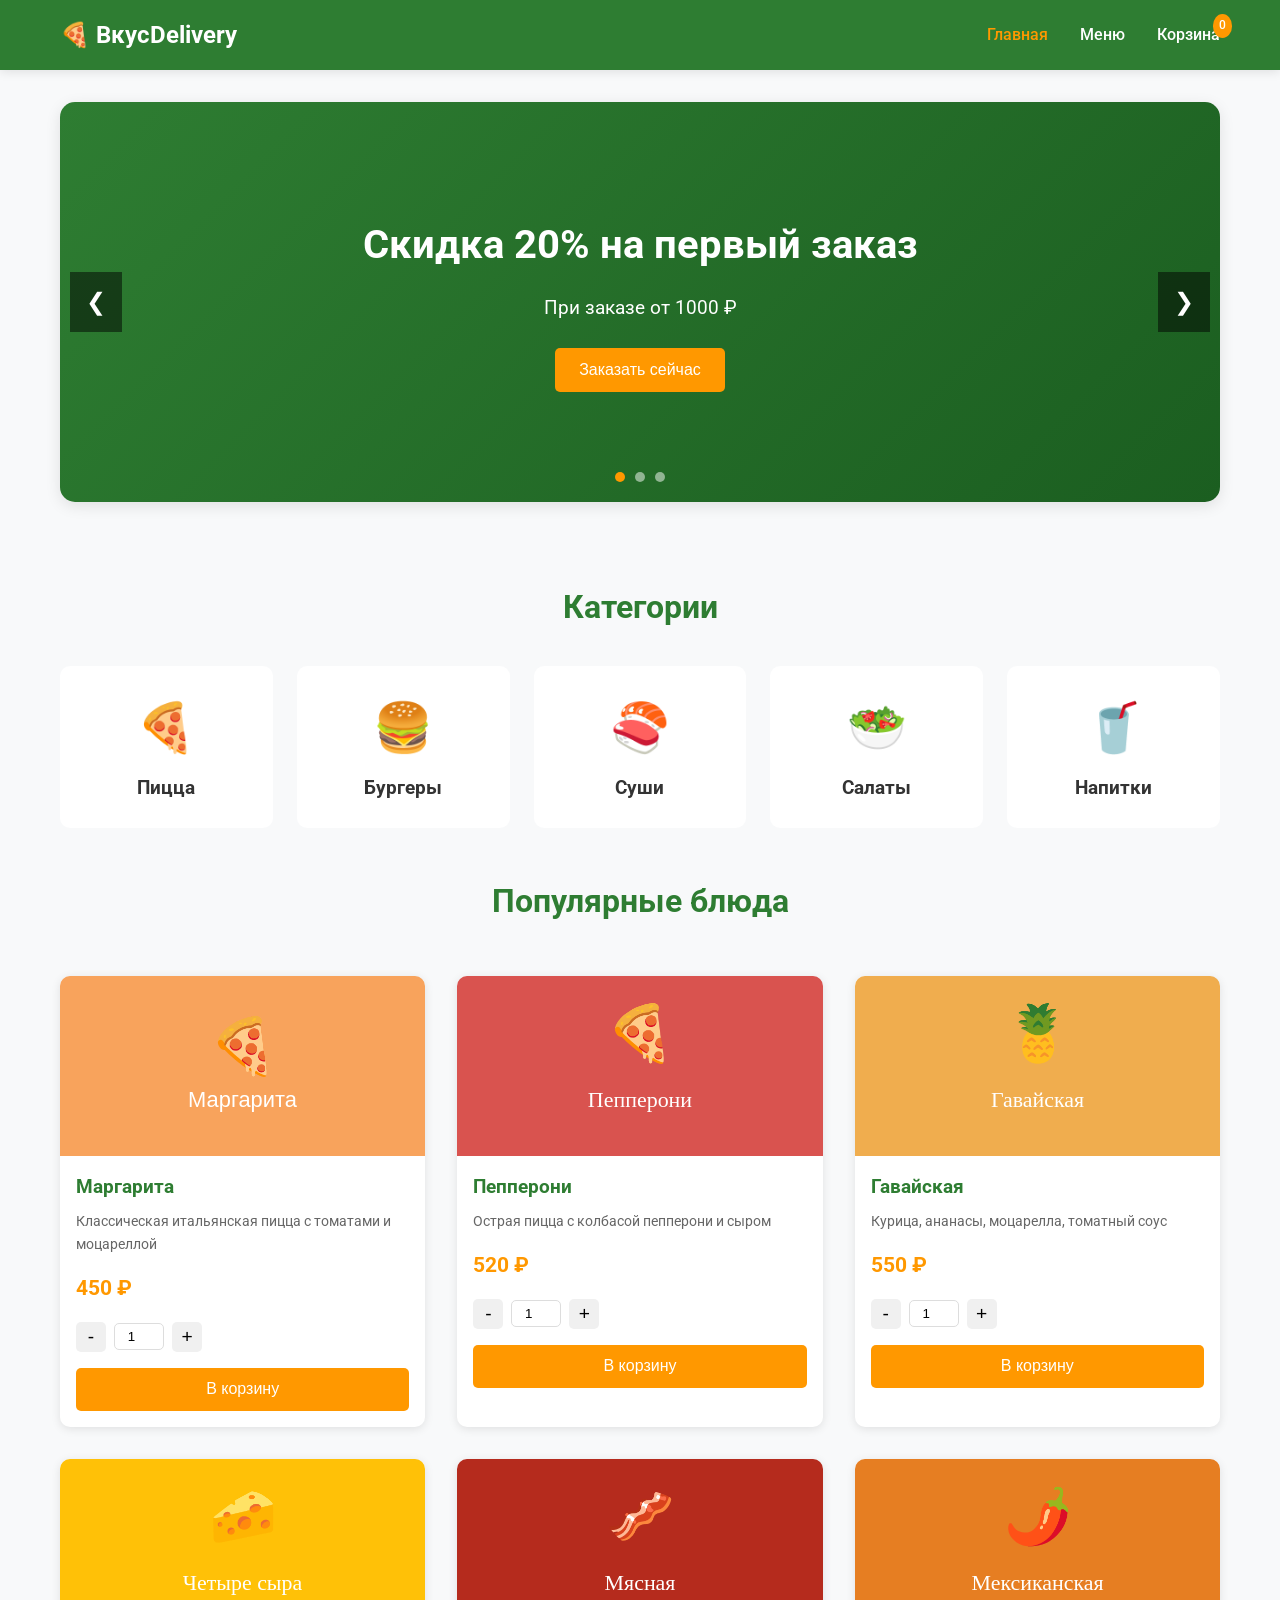
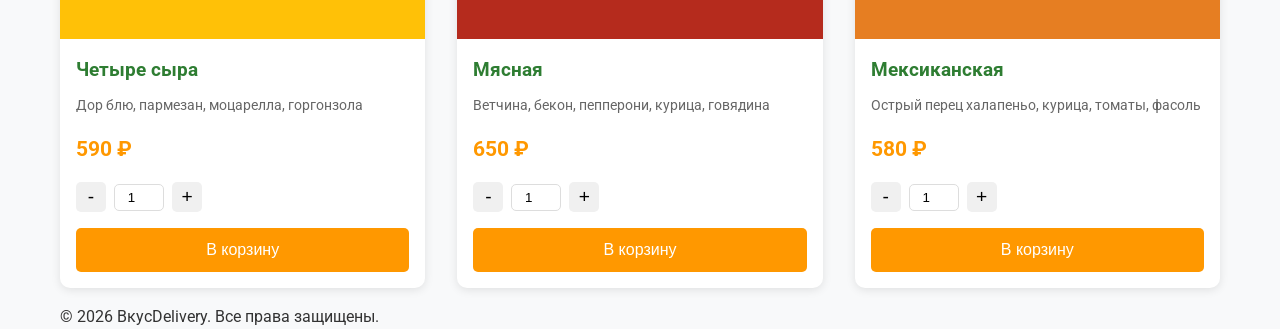
<file: index.html>
<!DOCTYPE html>
<html lang="ru">
<head>
    <meta charset="UTF-8">
    <meta name="viewport" content="width=device-width, initial-scale=1.0, user-scalable=yes">
    <title>Доставка еды - Главная</title>
    <link href="https://fonts.googleapis.com/css2?family=Roboto:wght@300;400;500;700&display=swap" rel="stylesheet">
    <link rel="stylesheet" href="css/style.css">
</head>
<body>
    <header>
        <nav class="navbar">
            <div class="container">
                <div class="logo">
                    <h1>🍕 ВкусDelivery</h1>
                </div>
                <div class="nav-links">
                    <a href="index.html" class="active">Главная</a>
                    <a href="catalog.html">Меню</a>
                    <a href="cart.html" class="cart-link">Корзина <span id="cartCount" class="cart-count">0</span></a>
                </div>
            </div>
        </nav>
    </header>

    <main>
        <!-- Слайдер акций -->
        <section class="slider-section">
            <div class="container">
                <div class="slider-container">
                    <div class="slider">
                        <div class="slide active">
                            <div class="slide-content">
                                <h2>Скидка 20% на первый заказ</h2>
                                <p>При заказе от 1000 ₽</p>
                                <button class="btn-primary" onclick="location.href='catalog.html'">Заказать сейчас</button>
                            </div>
                        </div>
                        <div class="slide">
                            <div class="slide-content">
                                <h2>Бесплатная доставка</h2>
                                <p>При заказе от 1500 ₽</p>
                                <button class="btn-primary" onclick="location.href='catalog.html'">Выбрать блюда</button>
                            </div>
                        </div>
                        <div class="slide">
                            <div class="slide-content">
                                <h2>Комбо-обеды</h2>
                                <p>Сэкономьте до 30%</p>
                                <button class="btn-primary" onclick="location.href='catalog.html'">Смотреть комбо</button>
                            </div>
                        </div>
                    </div>
                    <button class="slider-btn prev">❮</button>
                    <button class="slider-btn next">❯</button>
                    <div class="slider-dots"></div>
                </div>
            </div>
        </section>

        <!-- Категории блюд -->
        <section class="categories">
            <div class="container">
                <h2 class="section-title">Категории</h2>
                <div class="categories-grid" id="categoriesGrid">
                    <div class="category-card" data-category="pizza">
                        <div class="category-icon">🍕</div>
                        <h3>Пицца</h3>
                    </div>
                    <div class="category-card" data-category="burger">
                        <div class="category-icon">🍔</div>
                        <h3>Бургеры</h3>
                    </div>
                    <div class="category-card" data-category="sushi">
                        <div class="category-icon">🍣</div>
                        <h3>Суши</h3>
                    </div>
                    <div class="category-card" data-category="salad">
                        <div class="category-icon">🥗</div>
                        <h3>Салаты</h3>
                    </div>
                    <div class="category-card" data-category="drink">
                        <div class="category-icon">🥤</div>
                        <h3>Напитки</h3>
                    </div>
                </div>
            </div>
        </section>

        <!-- Популярные позиции -->
        <section class="popular-dishes">
            <div class="container">
                <h2 class="section-title">Популярные блюда</h2>
                <div class="dishes-grid" id="popularDishes">
                    <!-- Загружается через JS -->
                </div>
            </div>
        </section>
    </main>

    <footer>
        <div class="container">
            <p>&copy; 2026 ВкусDelivery. Все права защищены.</p>
        </div>
    </footer>

    <script src="js/api.js"></script>
    <script src="js/main.js"></script>
</body>
</html>
</file>
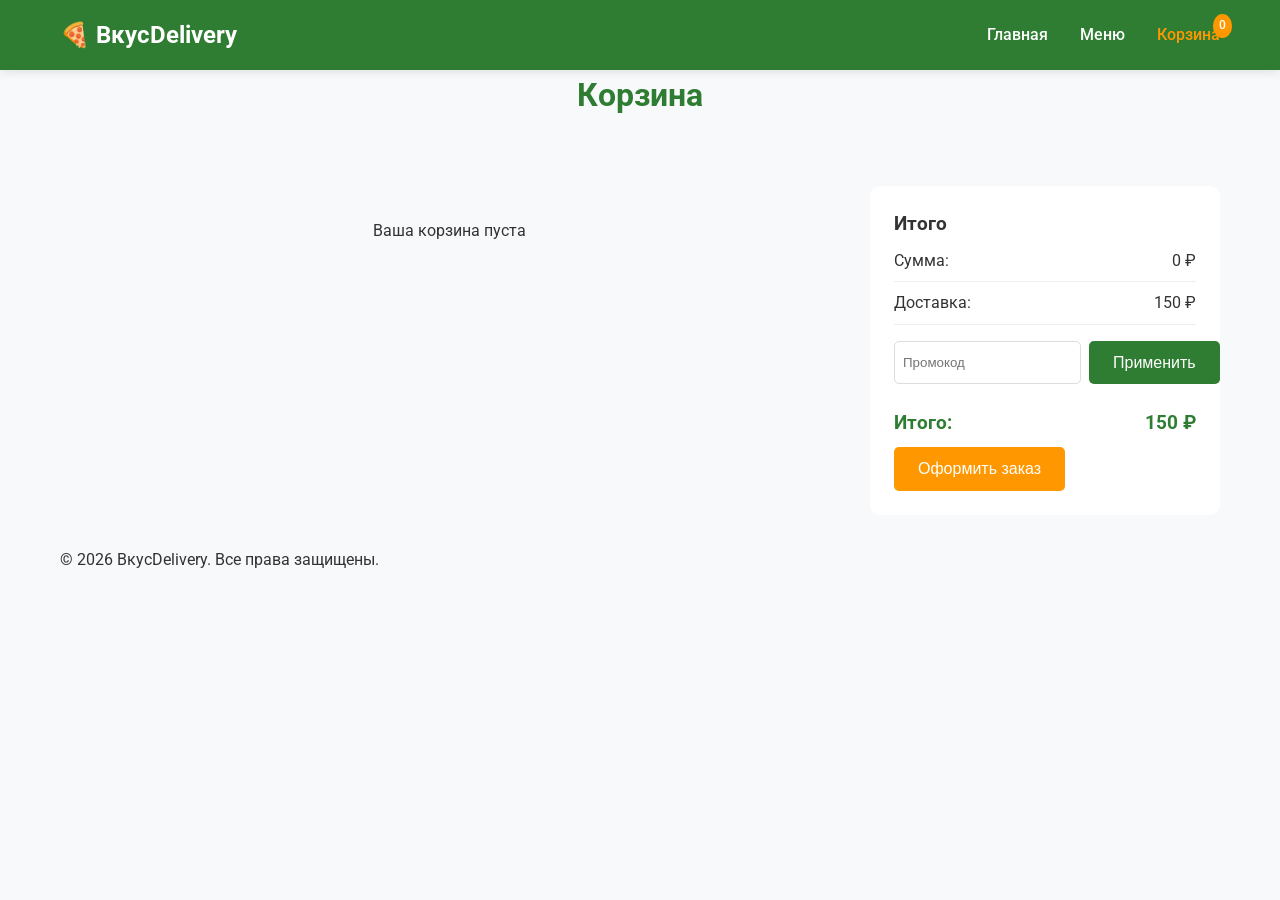
<file: cart.html>
<!DOCTYPE html>
<html lang="ru">
<head>
    <meta charset="UTF-8">
    <meta name="viewport" content="width=device-width, initial-scale=1.0">
    <title>Корзина - Доставка еды</title>
    <link href="https://fonts.googleapis.com/css2?family=Roboto:wght@300;400;500;700&display=swap" rel="stylesheet">
    <link rel="stylesheet" href="css/style.css">
</head>
<body>
    <header>
        <nav class="navbar">
            <div class="container">
                <div class="logo">
                    <h1>🍕 ВкусDelivery</h1>
                </div>
                <div class="nav-links">
                    <a href="index.html">Главная</a>
                    <a href="catalog.html">Меню</a>
                    <a href="cart.html" class="active">Корзина <span id="cartCount" class="cart-count">0</span></a>
                </div>
            </div>
        </nav>
    </header>

    <main>
        <div class="container">
            <h2 class="section-title">Корзина</h2>
            <div class="cart-container">
                <div class="cart-items" id="cartItems">
                    <!-- Загружается через JS -->
                </div>
                <div class="cart-summary">
                    <h3>Итого</h3>
                    <div class="summary-row">
                        <span>Сумма:</span>
                        <span id="subtotal">0 ₽</span>
                    </div>
                    <div class="summary-row">
                        <span>Доставка:</span>
                        <span id="delivery">0 ₽</span>
                    </div>
                    <div class="promo-code">
                        <input type="text" id="promoCode" placeholder="Промокод">
                        <button id="applyPromo" class="btn-secondary">Применить</button>
                    </div>
                    <div class="summary-row total">
                        <span>Итого:</span>
                        <span id="total">0 ₽</span>
                    </div>
                    <button id="checkoutBtn" class="btn-primary">Оформить заказ</button>
                </div>
            </div>
        </div>
    </main>

    <footer>
        <div class="container">
            <p>&copy; 2026 ВкусDelivery. Все права защищены.</p>
        </div>
    </footer>

    <script src="js/api.js"></script>
    <script src="js/cart.js"></script>
</body>
</html>
</file>
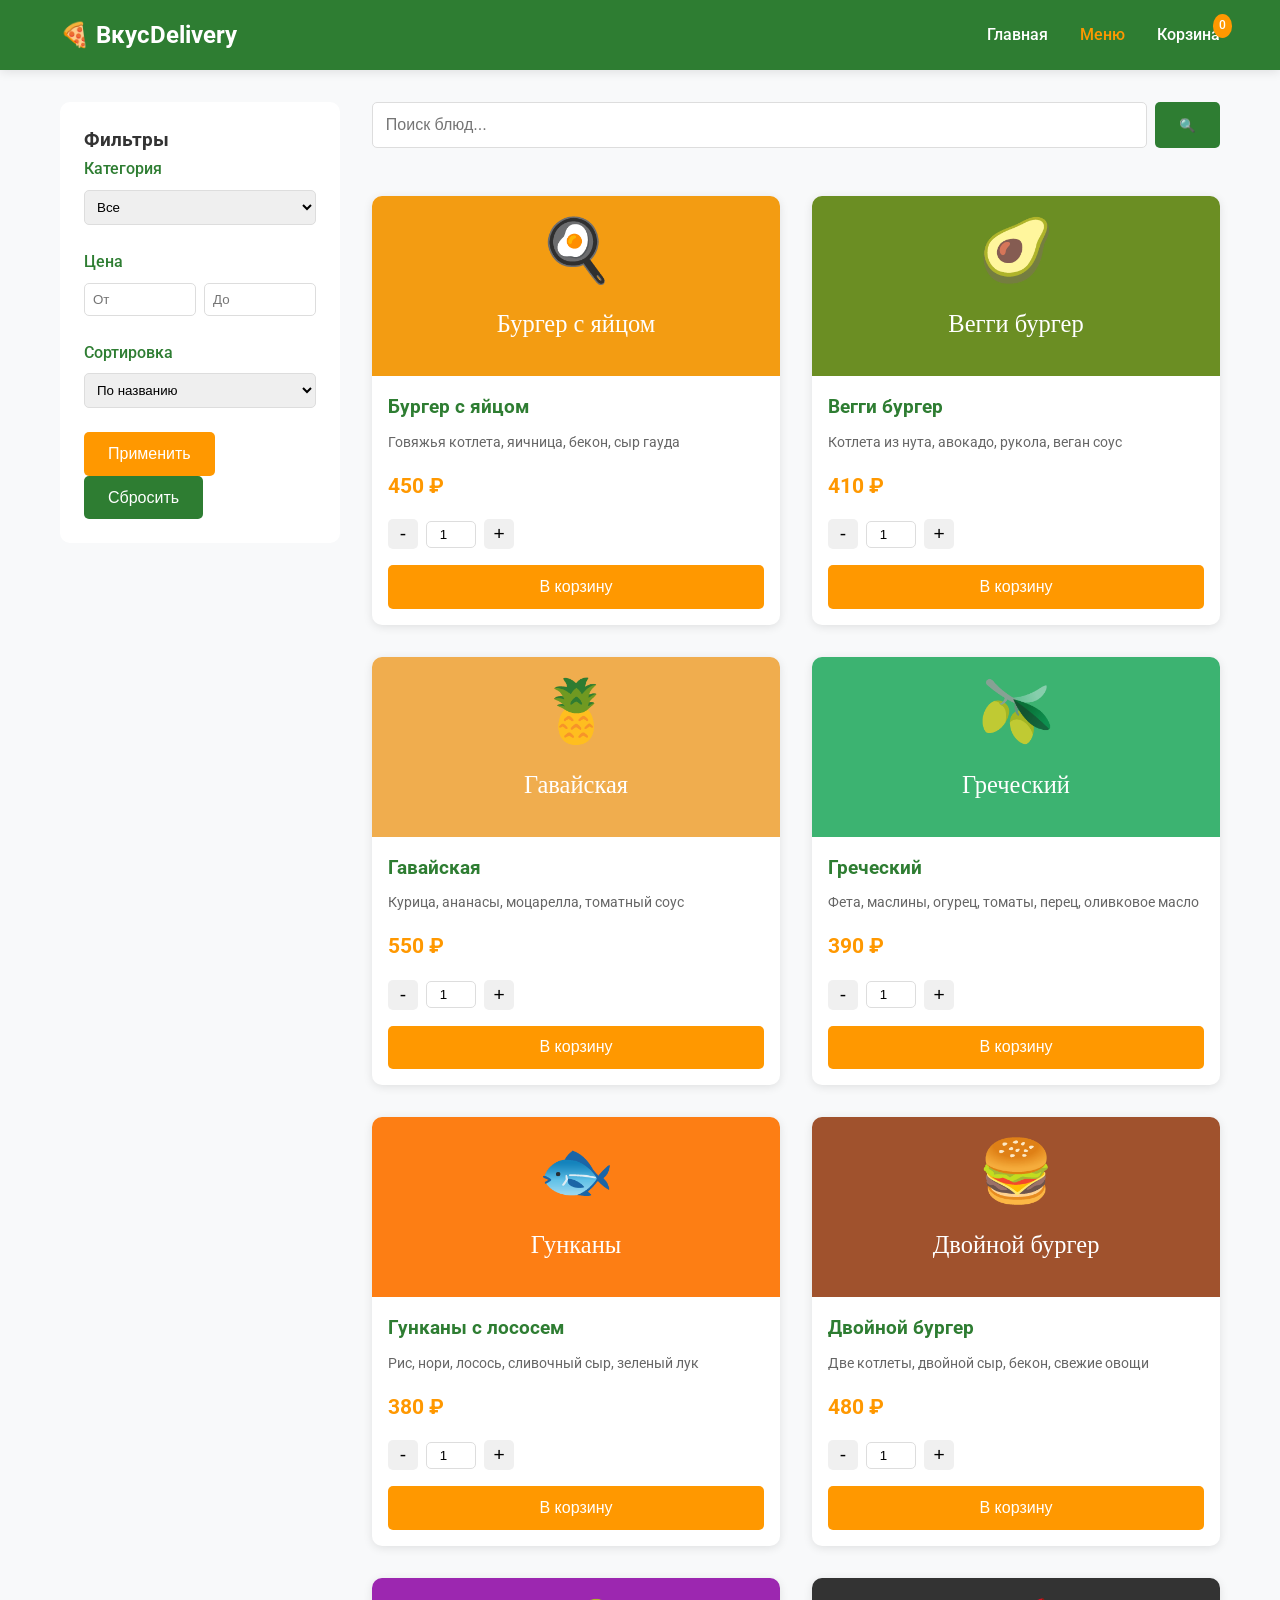
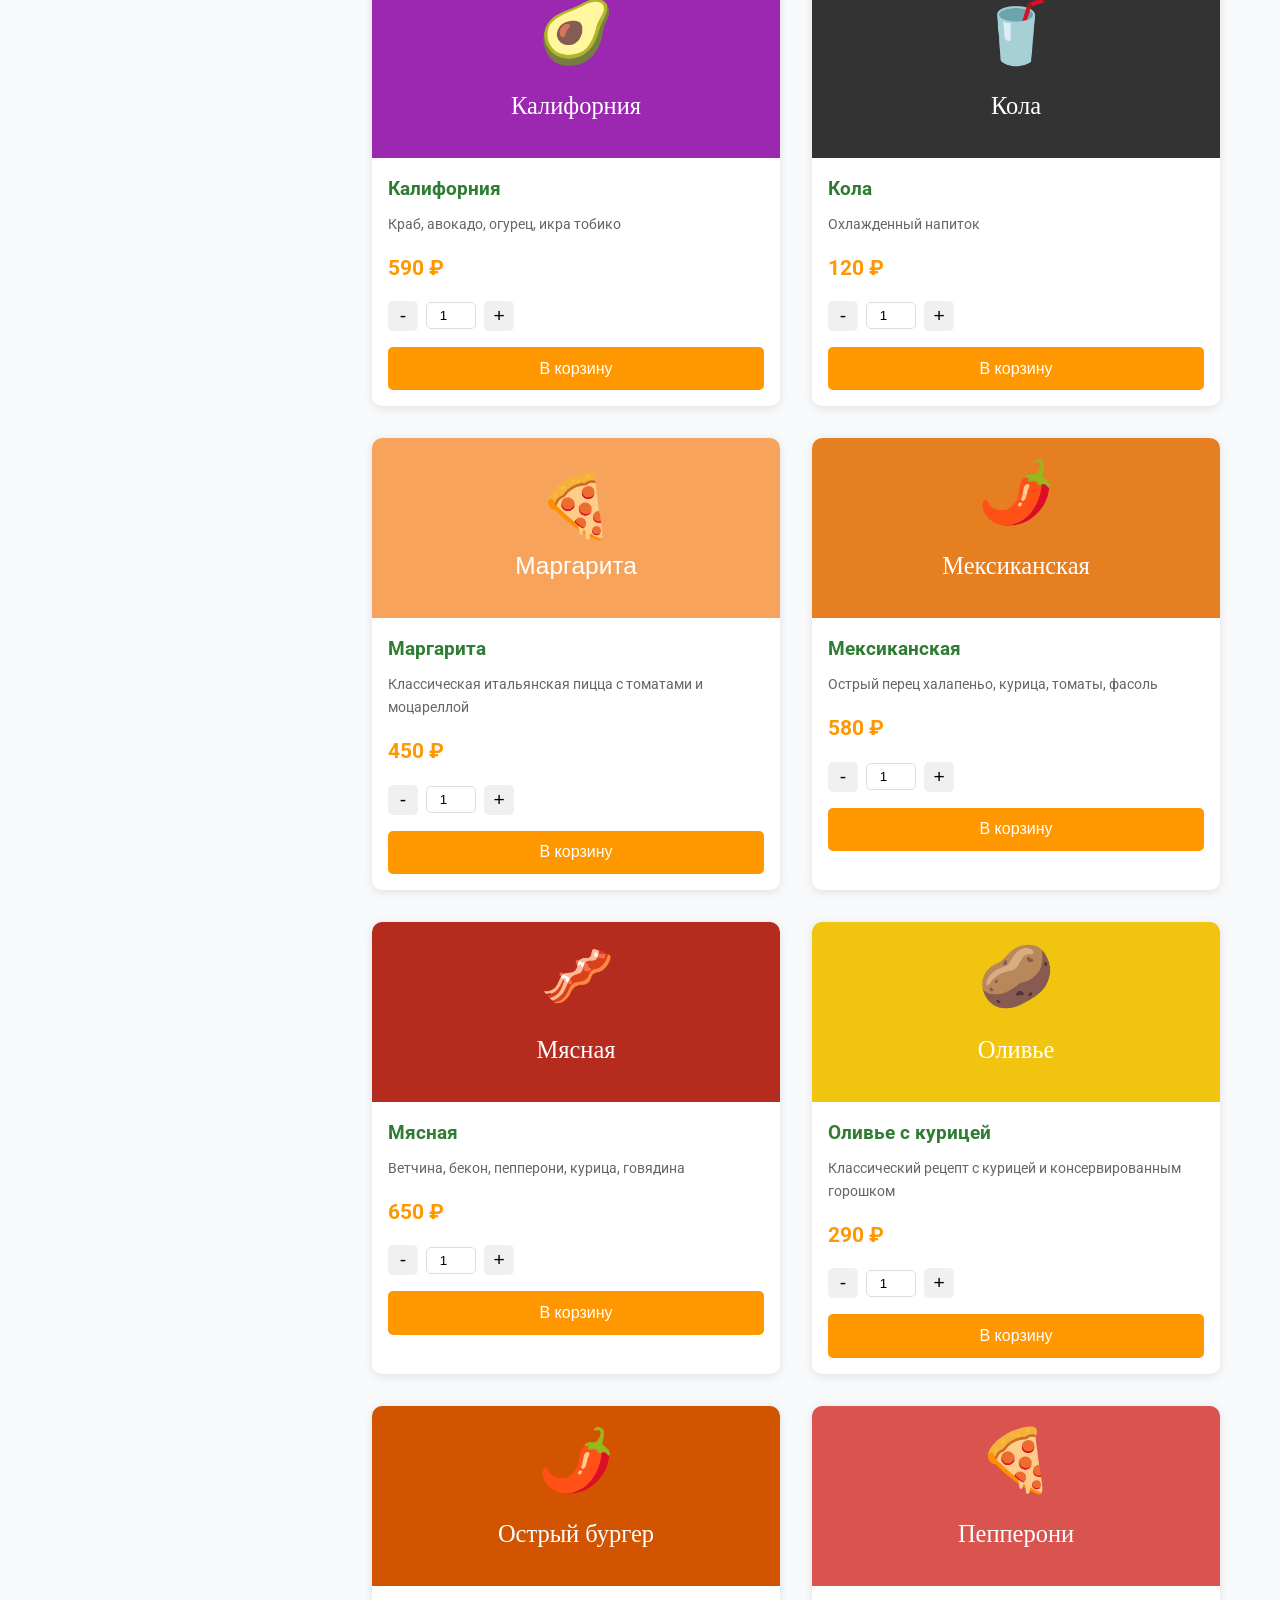
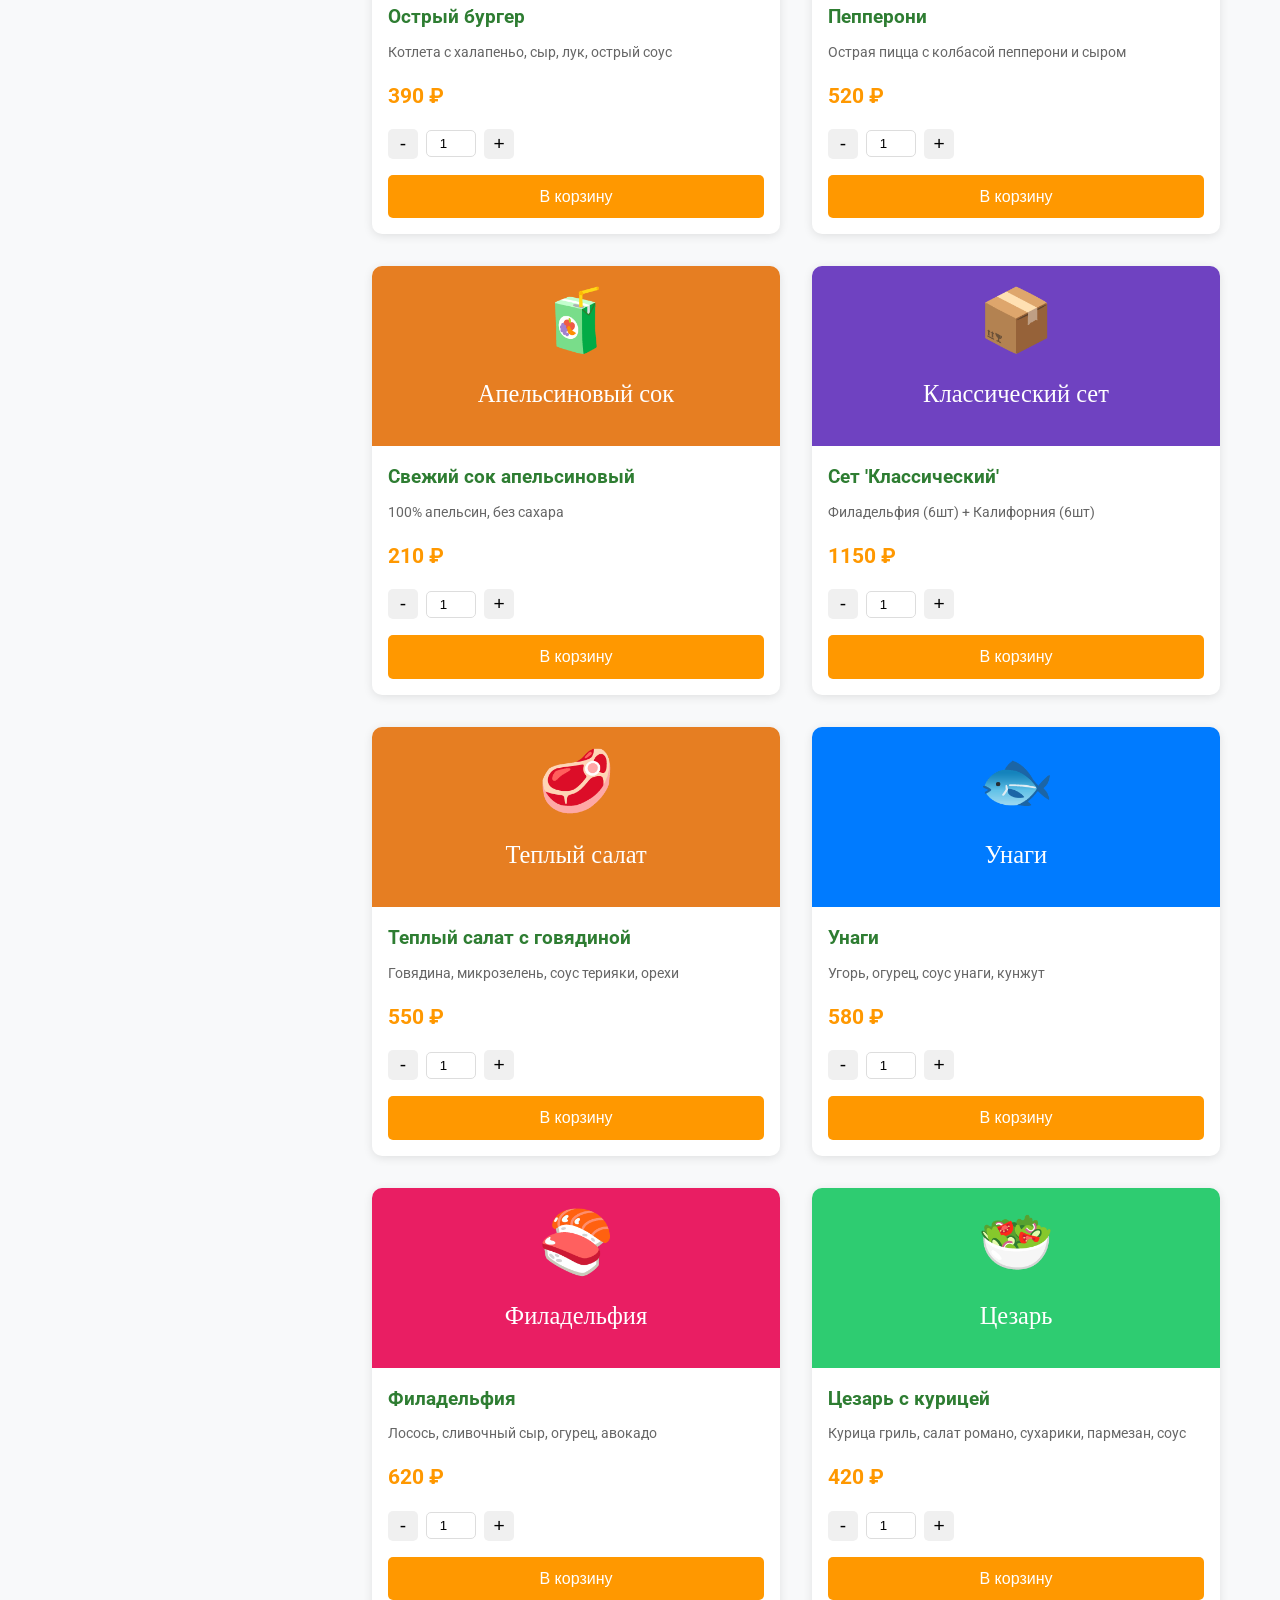
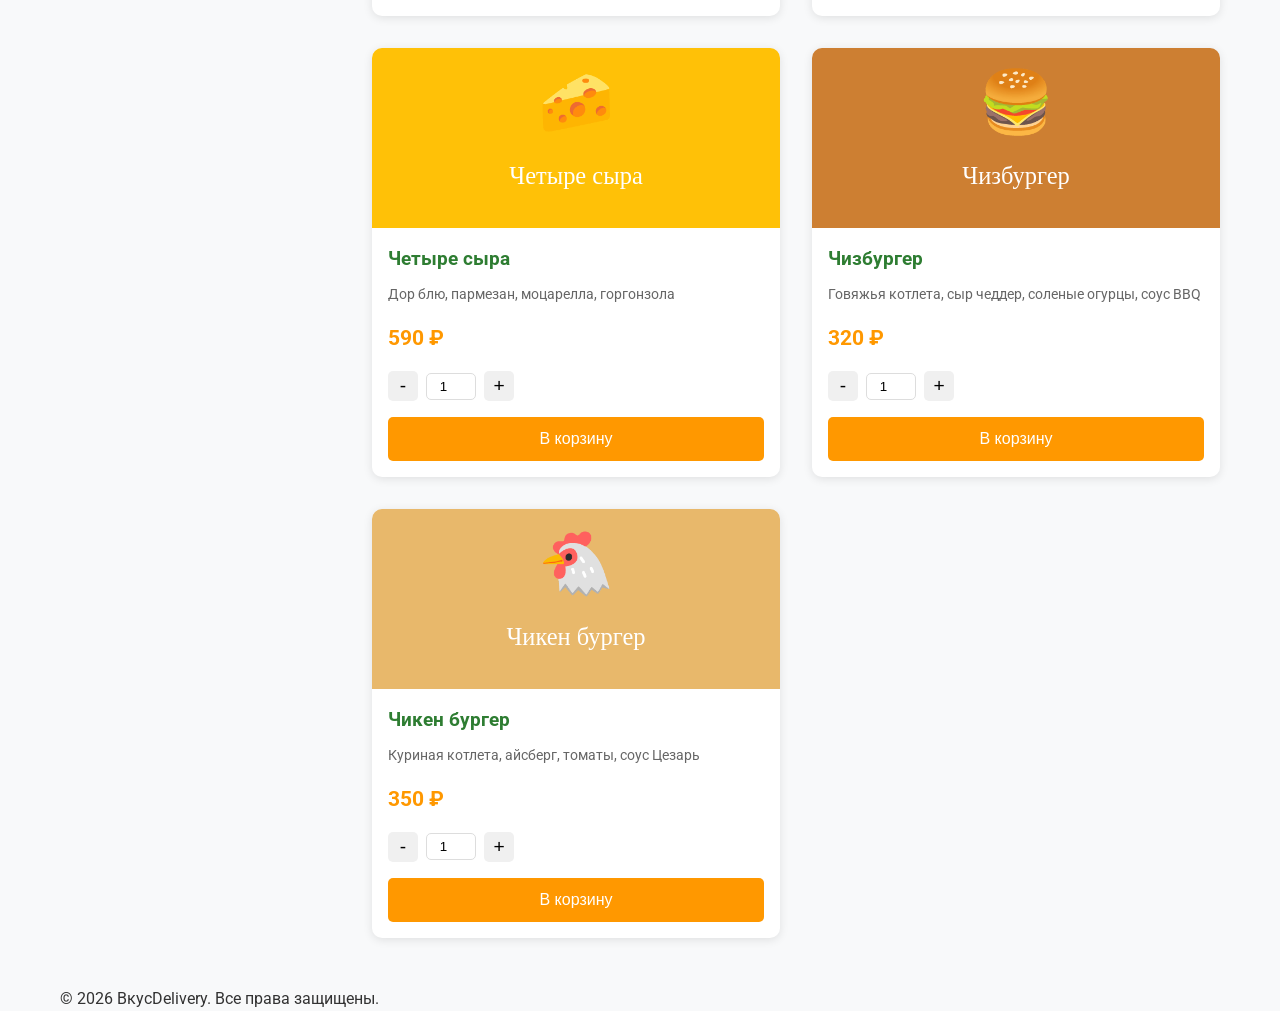
<file: catalog.html>
<!DOCTYPE html>
<html lang="ru">
<head>
    <meta charset="UTF-8">
    <meta name="viewport" content="width=device-width, initial-scale=1.0">
    <title>Меню - Доставка еды</title>
    <link href="https://fonts.googleapis.com/css2?family=Roboto:wght@300;400;500;700&display=swap" rel="stylesheet">
    <link rel="stylesheet" href="css/style.css">
</head>
<body>
    <header>
        <nav class="navbar">
            <div class="container">
                <div class="logo">
                    <h1>🍕 ВкусDelivery</h1>
                </div>
                <div class="nav-links">
                    <a href="index.html">Главная</a>
                    <a href="catalog.html" class="active">Меню</a>
                    <a href="cart.html">Корзина <span id="cartCount" class="cart-count">0</span></a>
                </div>
            </div>
        </nav>
    </header>

    <main>
        <div class="container">
            <div class="catalog-layout">
                <aside class="filters-sidebar">
                    <h3>Фильтры</h3>
                    <div class="filter-group">
                        <label>Категория</label>
                        <select id="categoryFilter">
                            <option value="all">Все</option>
                            <option value="pizza">Пицца</option>
                            <option value="burger">Бургеры</option>
                            <option value="sushi">Суши</option>
                            <option value="salad">Салаты</option>
                            <option value="drink">Напитки</option>
                        </select>
                    </div>
                    
                    <div class="filter-group">
                        <label>Цена</label>
                        <div class="price-range">
                            <input type="number" id="minPrice" placeholder="От" step="100">
                            <input type="number" id="maxPrice" placeholder="До" step="100">
                        </div>
                    </div>
                    
                    <div class="filter-group">
                        <label>Сортировка</label>
                        <select id="sortBy">
                            <option value="name">По названию</option>
                            <option value="price_asc">По возрастанию цены</option>
                            <option value="price_desc">По убыванию цены</option>
                        </select>
                    </div>
                    
                    <button id="applyFilters" class="btn-primary">Применить</button>
                    <button id="resetFilters" class="btn-secondary">Сбросить</button>
                </aside>
                
                <div class="catalog-content">
                    <div class="search-bar">
                        <input type="text" id="searchInput" placeholder="Поиск блюд...">
                        <button id="searchBtn">🔍</button>
                    </div>
                    <div class="dishes-grid" id="catalogDishes">
                        <!-- Загружается через JS -->
                    </div>
                </div>
            </div>
        </div>
    </main>

    <footer>
        <div class="container">
            <p>&copy; 2026 ВкусDelivery. Все права защищены.</p>
        </div>
    </footer>

    <script src="js/api.js"></script>
    <script src="js/catalog.js"></script>
</body>
</html>
</file>
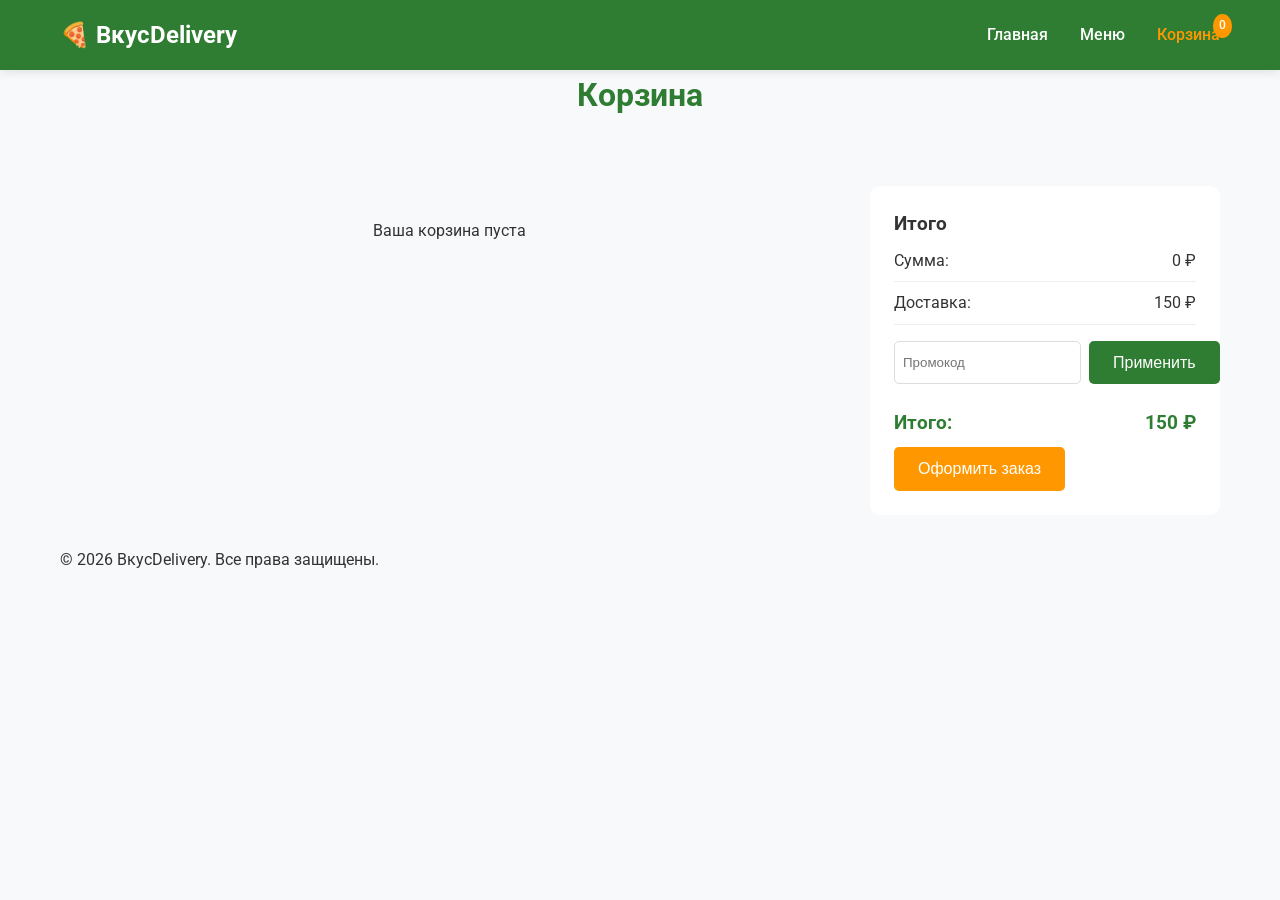
<file: checkout.html>
<!DOCTYPE html>
<html lang="ru">
<head>
    <meta charset="UTF-8">
    <meta name="viewport" content="width=device-width, initial-scale=1.0">
    <title>Оформление заказа - Доставка еды</title>
    <link href="https://fonts.googleapis.com/css2?family=Roboto:wght@300;400;500;700&display=swap" rel="stylesheet">
    <link rel="stylesheet" href="css/style.css">
</head>
<body>
    <header>
        <nav class="navbar">
            <div class="container">
                <div class="logo">
                    <h1>🍕 ВкусDelivery</h1>
                </div>
                <div class="nav-links">
                    <a href="index.html">Главная</a>
                    <a href="catalog.html">Меню</a>
                    <a href="cart.html">Корзина <span id="cartCount" class="cart-count">0</span></a>
                </div>
            </div>
        </nav>
    </header>

    <main>
        <div class="container">
            <h2 class="section-title">Оформление заказа</h2>
            <form id="orderForm" class="order-form">
                <div class="form-group">
                    <label for="fullName">ФИО *</label>
                    <input type="text" id="fullName" name="fullName" required>
                    <div class="error-message" id="fullNameError"></div>
                </div>
                
                <div class="form-group">
                    <label for="phone">Телефон *</label>
                    <input type="tel" id="phone" name="phone" placeholder="+7 (XXX) XXX-XX-XX" required>
                    <div class="error-message" id="phoneError"></div>
                </div>
                
                <div class="form-group">
                    <label for="address">Адрес доставки *</label>
                    <textarea id="address" name="address" rows="3" required></textarea>
                    <div class="error-message" id="addressError"></div>
                </div>
                
                <div class="form-group">
                    <label>Способ оплаты *</label>
                    <div class="payment-methods">
                        <label class="radio-label">
                            <input type="radio" name="paymentMethod" value="card" checked>
                            <span>Банковская карта</span>
                        </label>
                        <label class="radio-label">
                            <input type="radio" name="paymentMethod" value="cash">
                            <span>Наличными курьеру</span>
                        </label>
                        <label class="radio-label">
                            <input type="radio" name="paymentMethod" value="online">
                            <span>Онлайн платеж</span>
                        </label>
                    </div>
                </div>
                
                <div class="form-group">
                    <label for="comment">Комментарий к заказу</label>
                    <textarea id="comment" name="comment" rows="2"></textarea>
                </div>
                
                <div class="order-summary">
                    <h3>Ваш заказ</h3>
                    <div id="orderItemsPreview"></div>
                    <div class="total-preview">
                        <strong>Итого: <span id="orderTotal">0 ₽</span></strong>
                    </div>
                </div>
                
                <button type="submit" class="btn-primary">Подтвердить заказ</button>
            </form>
        </div>
    </main>

    <footer>
        <div class="container">
            <p>&copy; 2026 ВкусDelivery. Все права защищены.</p>
        </div>
    </footer>

    <script src="js/api.js"></script>
    <script src="js/checkout.js"></script>
</body>
</html>
</file>
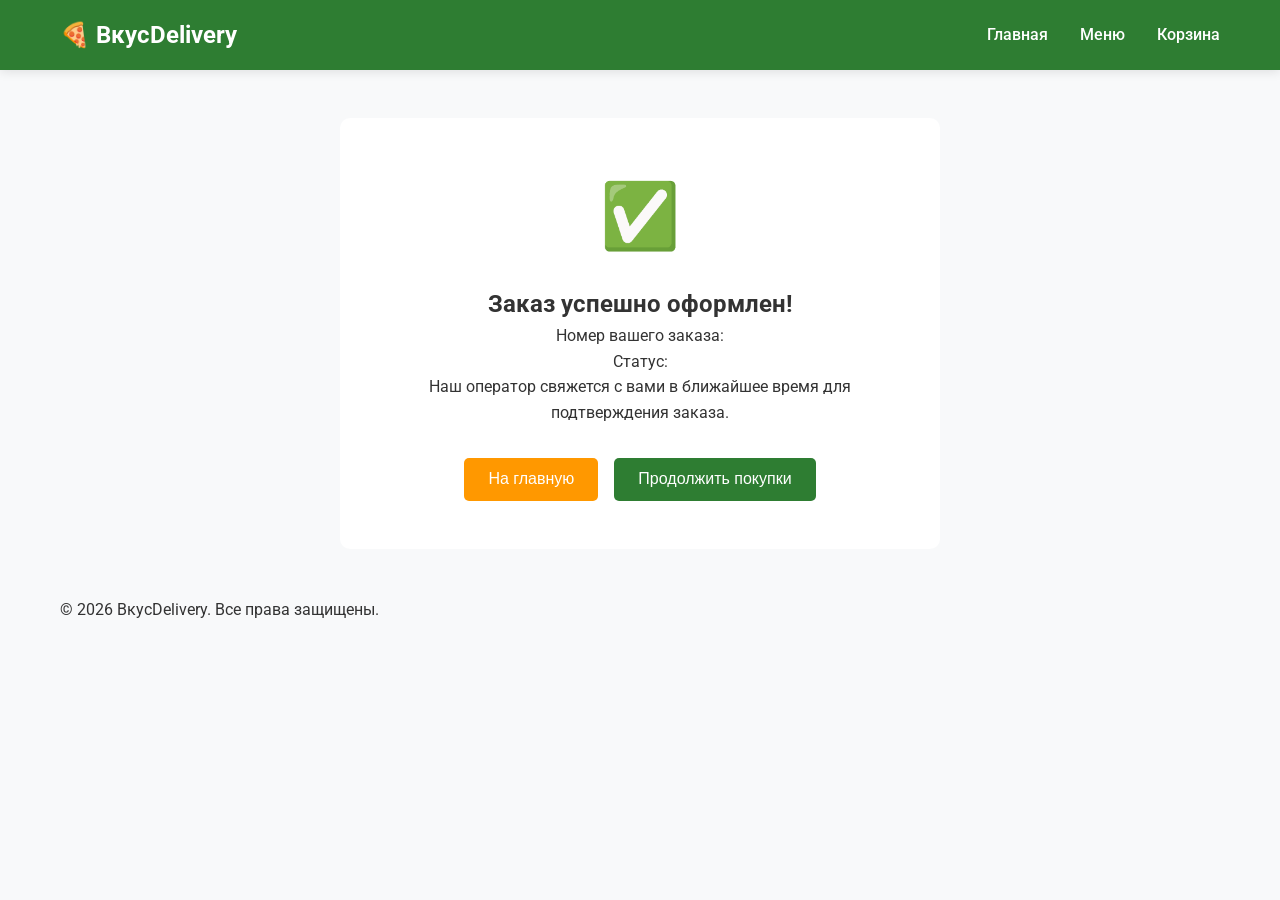
<file: confirmation.html>
<!DOCTYPE html>
<html lang="ru">
<head>
    <meta charset="UTF-8">
    <meta name="viewport" content="width=device-width, initial-scale=1.0">
    <title>Заказ подтвержден - Доставка еды</title>
    <link href="https://fonts.googleapis.com/css2?family=Roboto:wght@300;400;500;700&display=swap" rel="stylesheet">
    <link rel="stylesheet" href="css/style.css">
</head>
<body>
    <header>
        <nav class="navbar">
            <div class="container">
                <div class="logo">
                    <h1>🍕 ВкусDelivery</h1>
                </div>
                <div class="nav-links">
                    <a href="index.html">Главная</a>
                    <a href="catalog.html">Меню</a>
                    <a href="cart.html">Корзина</a>
                </div>
            </div>
        </nav>
    </header>

    <main>
        <div class="container">
            <div class="confirmation-container">
                <div class="confirmation-icon">✅</div>
                <h2>Заказ успешно оформлен!</h2>
                <p>Номер вашего заказа: <strong id="orderNumber"></strong></p>
                <p>Статус: <strong id="orderStatus"></strong></p>
                <p>Наш оператор свяжется с вами в ближайшее время для подтверждения заказа.</p>
                <div class="confirmation-actions">
                    <button onclick="location.href='index.html'" class="btn-primary">На главную</button>
                    <button onclick="location.href='catalog.html'" class="btn-secondary">Продолжить покупки</button>
                </div>
            </div>
        </div>
    </main>

    <footer>
        <div class="container">
            <p>&copy; 2026 ВкусDelivery. Все права защищены.</p>
        </div>
    </footer>

    <script src="js/confirmation.js"></script>
</body>
</html>
</file>
<file: css/style.css>
* {
    margin: 0;
    padding: 0;
    box-sizing: border-box;
}

body {
    font-family: 'Roboto', sans-serif;
    line-height: 1.6;
    color: #333;
    background-color: #f8f9fa;
}

.container {
    max-width: 1200px;
    margin: 0 auto;
    padding: 0 20px;
}

/* Навигация */
.navbar {
    background-color: #2E7D32;
    color: white;
    padding: 1rem 0;
    position: sticky;
    top: 0;
    z-index: 1000;
    box-shadow: 0 2px 10px rgba(0,0,0,0.1);
}

.navbar .container {
    display: flex;
    justify-content: space-between;
    align-items: center;
    flex-wrap: wrap;
}

.logo h1 {
    font-size: 1.5rem;
}

.nav-links {
    display: flex;
    gap: 2rem;
    align-items: center;
}

.nav-links a {
    color: white;
    text-decoration: none;
    font-weight: 500;
    transition: color 0.3s;
    position: relative;
}

.nav-links a:hover,
.nav-links a.active {
    color: #FF9800;
}

.cart-link {
    position: relative;
}

.cart-count {
    background-color: #FF9800;
    color: white;
    border-radius: 50%;
    padding: 2px 6px;
    font-size: 0.75rem;
    position: absolute;
    top: -8px;
    right: -12px;
}

/* Слайдер */
.slider-section {
    padding: 2rem 0;
}

.slider-container {
    position: relative;
    overflow: hidden;
    border-radius: 15px;
    box-shadow: 0 4px 15px rgba(0,0,0,0.1);
}

.slider {
    display: flex;
    transition: transform 0.5s ease;
}

.slide {
    min-width: 100%;
    height: 400px;
    background: linear-gradient(135deg, #2E7D32, #1B5E20);
    display: flex;
    align-items: center;
    justify-content: center;
    text-align: center;
    color: white;
}

.slide-content h2 {
    font-size: 2.5rem;
    margin-bottom: 1rem;
}

.slide-content p {
    font-size: 1.2rem;
    margin-bottom: 1.5rem;
}

.slider-btn {
    position: absolute;
    top: 50%;
    transform: translateY(-50%);
    background: rgba(0,0,0,0.5);
    color: white;
    border: none;
    padding: 1rem;
    cursor: pointer;
    font-size: 1.5rem;
    transition: background 0.3s;
}

.slider-btn:hover {
    background: rgba(0,0,0,0.8);
}

.prev {
    left: 10px;
}

.next {
    right: 10px;
}

.slider-dots {
    position: absolute;
    bottom: 20px;
    left: 50%;
    transform: translateX(-50%);
    display: flex;
    gap: 10px;
}

.dot {
    width: 10px;
    height: 10px;
    border-radius: 50%;
    background: rgba(255,255,255,0.5);
    cursor: pointer;
}

.dot.active {
    background: #FF9800;
}

/* Категории */
.categories {
    padding: 3rem 0;
}

.section-title {
    text-align: center;
    font-size: 2rem;
    margin-bottom: 2rem;
    color: #2E7D32;
}

.categories-grid {
    display: grid;
    grid-template-columns: repeat(auto-fit, minmax(120px, 1fr));
    gap: 1.5rem;
}

.category-card {
    text-align: center;
    padding: 1.5rem;
    background: white;
    border-radius: 10px;
    cursor: pointer;
    transition: transform 0.3s, box-shadow 0.3s;
}

.category-card:hover {
    transform: translateY(-5px);
    box-shadow: 0 5px 20px rgba(0,0,0,0.1);
}

.category-icon {
    font-size: 3rem;
    margin-bottom: 0.5rem;
}

/* Блюда */
.dishes-grid {
    display: grid;
    grid-template-columns: repeat(auto-fill, minmax(280px, 1fr));
    gap: 2rem;
    padding: 1rem 0;
}

.dish-card {
    background: white;
    border-radius: 10px;
    overflow: hidden;
    box-shadow: 0 2px 10px rgba(0,0,0,0.1);
    transition: transform 0.3s;
    animation: fadeInUp 0.5s ease;
}

.dish-card:hover {
    transform: translateY(-5px);
}

.dish-image {
    width: 100%;
    height: 200px;
    object-fit: cover;
}

.dish-info {
    padding: 1rem;
}

.dish-title {
    font-size: 1.2rem;
    margin-bottom: 0.5rem;
    color: #2E7D32;
}

.dish-description {
    color: #666;
    font-size: 0.9rem;
    margin-bottom: 1rem;
}

.dish-price {
    font-size: 1.3rem;
    font-weight: bold;
    color: #FF9800;
    margin-bottom: 1rem;
}

.quantity-control {
    display: flex;
    align-items: center;
    gap: 0.5rem;
    margin-bottom: 1rem;
}

.quantity-btn {
    background: #f0f0f0;
    border: none;
    width: 30px;
    height: 30px;
    border-radius: 5px;
    cursor: pointer;
    font-size: 1.2rem;
    transition: background 0.3s;
}

.quantity-btn:hover {
    background: #e0e0e0;
}

.quantity-input {
    width: 50px;
    text-align: center;
    border: 1px solid #ddd;
    border-radius: 5px;
    padding: 5px;
}

.btn-add-to-cart {
    width: 100%;
    padding: 0.8rem;
    background: #FF9800;
    color: white;
    border: none;
    border-radius: 5px;
    cursor: pointer;
    font-size: 1rem;
    transition: background 0.3s;
}

.btn-add-to-cart:hover {
    background: #f57c00;
}

/* Каталог */
.catalog-layout {
    display: grid;
    grid-template-columns: 280px 1fr;
    gap: 2rem;
    padding: 2rem 0;
}

.filters-sidebar {
    background: white;
    padding: 1.5rem;
    border-radius: 10px;
    height: fit-content;
    position: sticky;
    top: 80px;
}

.filter-group {
    margin-bottom: 1.5rem;
}

.filter-group label {
    display: block;
    margin-bottom: 0.5rem;
    font-weight: 500;
    color: #2E7D32;
}

.filter-group select,
.filter-group input {
    width: 100%;
    padding: 0.5rem;
    border: 1px solid #ddd;
    border-radius: 5px;
}

.price-range {
    display: flex;
    gap: 0.5rem;
}

.search-bar {
    margin-bottom: 2rem;
    display: flex;
    gap: 0.5rem;
}

.search-bar input {
    flex: 1;
    padding: 0.8rem;
    border: 1px solid #ddd;
    border-radius: 5px;
    font-size: 1rem;
}

.search-bar button {
    padding: 0.8rem 1.5rem;
    background: #2E7D32;
    color: white;
    border: none;
    border-radius: 5px;
    cursor: pointer;
}

/* Корзина */
.cart-container {
    display: grid;
    grid-template-columns: 1fr 350px;
    gap: 2rem;
    padding: 2rem 0;
}

.cart-item {
    display: grid;
    grid-template-columns: auto 1fr auto;
    gap: 1rem;
    background: white;
    padding: 1rem;
    border-radius: 10px;
    margin-bottom: 1rem;
    align-items: center;
}

.cart-item-image {
    width: 80px;
    height: 80px;
    object-fit: cover;
    border-radius: 5px;
}

.cart-item-info h4 {
    margin-bottom: 0.5rem;
    color: #2E7D32;
}

.cart-item-price {
    color: #FF9800;
    font-weight: bold;
}

.cart-item-quantity {
    display: flex;
    align-items: center;
    gap: 0.5rem;
}

.cart-item-total {
    font-weight: bold;
    font-size: 1.2rem;
    color: #2E7D32;
}

.cart-summary {
    background: white;
    padding: 1.5rem;
    border-radius: 10px;
    position: sticky;
    top: 80px;
    height: fit-content;
}

.summary-row {
    display: flex;
    justify-content: space-between;
    padding: 0.5rem 0;
    border-bottom: 1px solid #eee;
}

.summary-row.total {
    font-size: 1.2rem;
    font-weight: bold;
    color: #2E7D32;
    border-bottom: none;
}

.promo-code {
    display: flex;
    gap: 0.5rem;
    margin: 1rem 0;
}

.promo-code input {
    flex: 1;
    padding: 0.5rem;
    border: 1px solid #ddd;
    border-radius: 5px;
}

/* Форма заказа */
.order-form {
    max-width: 800px;
    margin: 2rem auto;
    background: white;
    padding: 2rem;
    border-radius: 10px;
}

.form-group {
    margin-bottom: 1.5rem;
}

.form-group label {
    display: block;
    margin-bottom: 0.5rem;
    font-weight: 500;
    color: #2E7D32;
}

.form-group input,
.form-group textarea {
    width: 100%;
    padding: 0.8rem;
    border: 1px solid #ddd;
    border-radius: 5px;
    font-family: inherit;
}

.payment-methods {
    display: flex;
    gap: 1.5rem;
    flex-wrap: wrap;
}

.radio-label {
    display: flex;
    align-items: center;
    gap: 0.5rem;
    cursor: pointer;
}

.error-message {
    color: #f44336;
    font-size: 0.85rem;
    margin-top: 0.25rem;
}

/* Подтверждение */
.confirmation-container {
    text-align: center;
    padding: 3rem;
    background: white;
    border-radius: 10px;
    margin: 3rem auto;
    max-width: 600px;
}

.confirmation-icon {
    font-size: 4rem;
    margin-bottom: 1rem;
}

.confirmation-actions {
    display: flex;
    gap: 1rem;
    justify-content: center;
    margin-top: 2rem;
}

/* Кнопки */
.btn-primary {
    background: #FF9800;
    color: white;
    border: none;
    padding: 0.8rem 1.5rem;
    border-radius: 5px;
    cursor: pointer;
    font-size: 1rem;
    transition: background 0.3s;
}

.btn-primary:hover {
    background: #f57c00;
}

.btn-secondary {
    background: #2E7D32;
    color: white;
    border: none;
    padding: 0.8rem 1.5rem;
    border-radius: 5px;
    cursor: pointer;
    font-size: 1rem;
    transition: background 0.3s;
}

.btn-secondary:hover {
    background: #1B5E20;
}

/* Анимации */
@keyframes fadeInUp {
    from {
        opacity: 0;
        transform: translateY(20px);
    }
    to {
        opacity: 1;
        transform: translateY(0);
    }
}

@keyframes slideInRight {
    from {
        opacity: 0;
        transform: translateX(50px);
    }
    to {
        opacity: 1;
        transform: translateX(0);
    }
}

/* Адаптивность */
@media (max-width: 768px) {
    .catalog-layout {
        grid-template-columns: 1fr;
    }
    
    .cart-container {
        grid-template-columns: 1fr;
    }
    
    .filters-sidebar {
        position: static;
    }
    
    .navbar .container {
        flex-direction: column;
        gap: 1rem;
    }
    
    .nav-links {
        gap: 1rem;
    }
    
    .slide-content h2 {
        font-size: 1.5rem;
    }
    
    .categories-grid {
        grid-template-columns: repeat(auto-fit, minmax(100px, 1fr));
    }
}
/* Стиль для карточки блюда без картинок (иконки) */
.dish-image {
    width: 100%;
    height: 180px;
    background: linear-gradient(135deg, #f5f7fa 0%, #e9ecef 100%);
    display: flex;
    align-items: center;
    justify-content: center;
    font-size: 4rem;
    background-color: #f8f9fa;
}

.dish-image[src="images/placeholder.jpg"] {
    display: none;
}

/* Для резервного отображения иконки, если картинка не загрузилась */
.dish-card .dish-icon {
    width: 100%;
    height: 180px;
    display: flex;
    align-items: center;
    justify-content: center;
    font-size: 5rem;
    background: #f8f9fa;
    border-radius: 10px 10px 0 0;
}

/* Дополнительная информация о весе/объеме */
.dish-weight {
    font-size: 0.8rem;
    color: #6c757d;
    margin-top: 5px;
}
</file>
